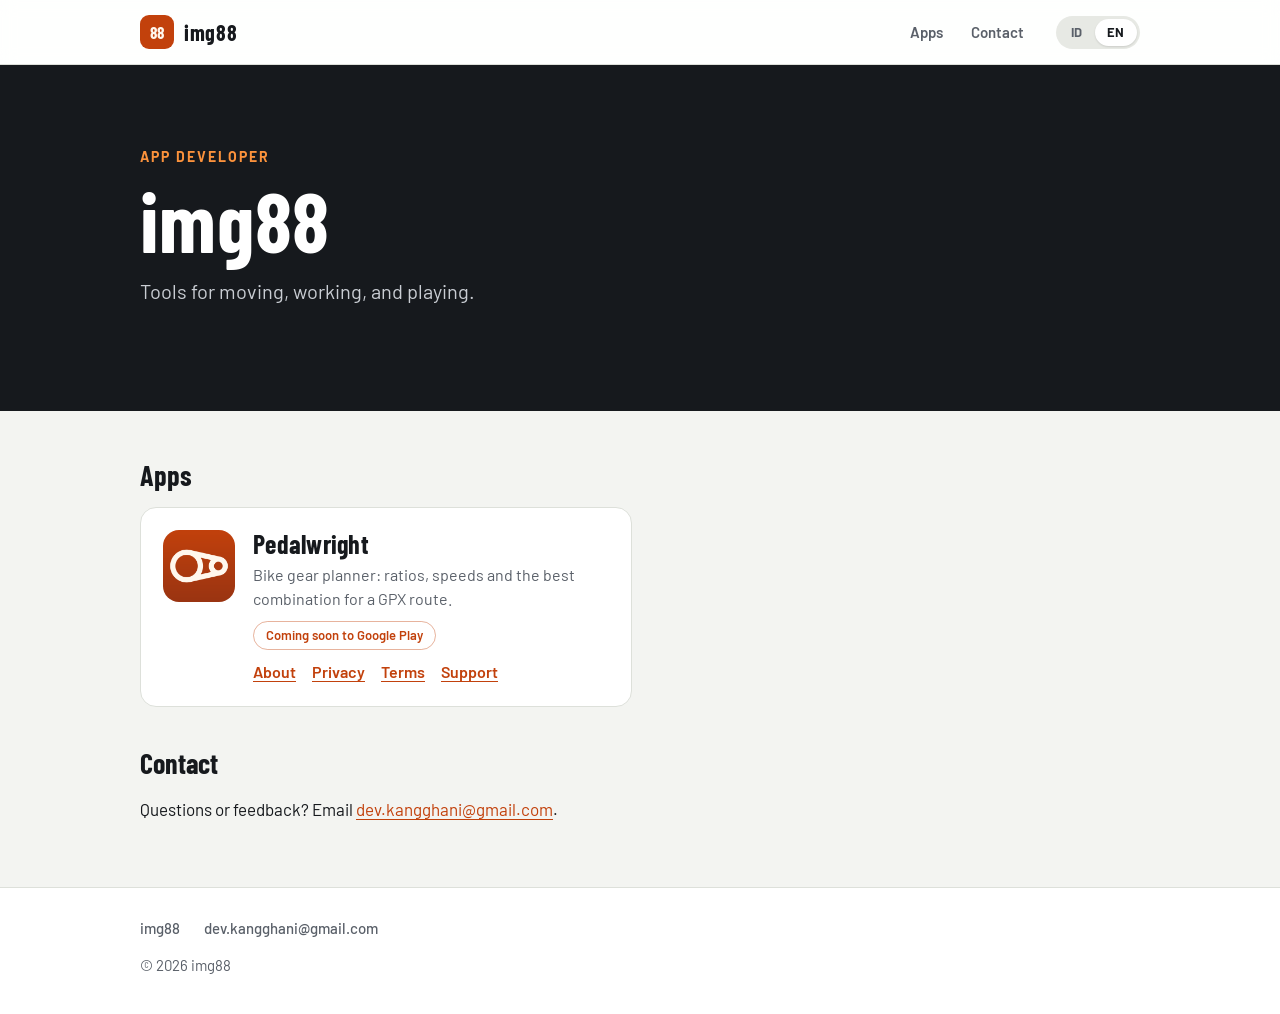
<file: index.html>
<!doctype html>
<html lang="en">
<head>
<meta charset="utf-8">
<meta name="viewport" content="width=device-width, initial-scale=1">
<title>img88: apps</title>
<meta name="description" content="Apps by img88.">
<meta name="theme-color" content="#16191D">
<link rel="icon" href="/assets/favicon.svg" type="image/svg+xml">
<link rel="canonical" href="https://apps.kangghani.com/">
<link rel="preload" href="/assets/fonts/Barlow-Regular.ttf" as="font" type="font/ttf" crossorigin>
<link rel="stylesheet" href="/assets/site.css">
<script src="/assets/site.js" defer></script>
</head>
<body class="home">
<header class="top">
  <div class="wrap bar">
    <a class="brand" href="/"><span class="mark" aria-hidden="true">88</span><span>img88</span></a>
    <nav aria-label="Main">
      <a href="/#apps"><span data-l="id">Aplikasi</span><span data-l="en">Apps</span></a>
      <a href="mailto:dev.kangghani@gmail.com"><span data-l="id">Kontak</span><span data-l="en">Contact</span></a>
    </nav>
    <div class="lang" role="group" aria-label="Language">
      <button type="button" data-set="id">ID</button><button type="button" data-set="en">EN</button>
    </div>
  </div>
</header>
<main>
  <section class="hero home-hero">
    <div class="wrap">
      <p class="eyebrow"><span data-l="id">Pengembang aplikasi</span><span data-l="en">App developer</span></p>
      <h1>img88</h1>
      <p class="lead"><span data-l="id">Tools untuk gerak, kerja, dan main.</span><span data-l="en">Tools for moving, working, and playing.</span></p>
    </div>
  </section>
  <section class="wrap apps" id="apps">
    <h2><span data-l="id">Aplikasi</span><span data-l="en">Apps</span></h2>
    <div class="app-grid">
    <article class="app-card">
      <img src="/pedalwright/icon.png" alt="" width="72" height="72">
      <div class="app-body">
        <h3><a href="/pedalwright/">Pedalwright</a></h3>
        <p><span data-l="id">Perencana gir sepeda: rasio, kecepatan, dan kombinasi terbaik untuk rute GPX.</span><span data-l="en">Bike gear planner: ratios, speeds and the best combination for a GPX route.</span></p>
        <p class="app-meta"><span class="badge"><span data-l="id">Segera di Google Play</span><span data-l="en">Coming soon to Google Play</span></span></p>
        <p class="app-links">
          <a href="/pedalwright/"><span data-l="id">Tentang</span><span data-l="en">About</span></a>
          <a href="/pedalwright/privacy/"><span data-l="id">Privasi</span><span data-l="en">Privacy</span></a>
          <a href="/pedalwright/terms/"><span data-l="id">Syarat</span><span data-l="en">Terms</span></a>
          <a href="/pedalwright/support/"><span data-l="id">Dukungan</span><span data-l="en">Support</span></a>
        </p>
      </div>
    </article>
    </div>
  </section>
  <section class="wrap contact">
    <h2><span data-l="id">Kontak</span><span data-l="en">Contact</span></h2>
    <p><span data-l="id">Pertanyaan atau masukan? Kirim email ke</span><span data-l="en">Questions or feedback? Email</span> <a href="mailto:dev.kangghani@gmail.com">dev.kangghani@gmail.com</a>.</p>
  </section>
</main>
<footer class="foot">
  <div class="wrap">
    <div class="foot-links">
      <a href="/">img88</a>
      
      <a href="mailto:dev.kangghani@gmail.com">dev.kangghani@gmail.com</a>
    </div>
    <p>&copy; 2026 img88</p>
  </div>
</footer>
</body>
</html>
</file>
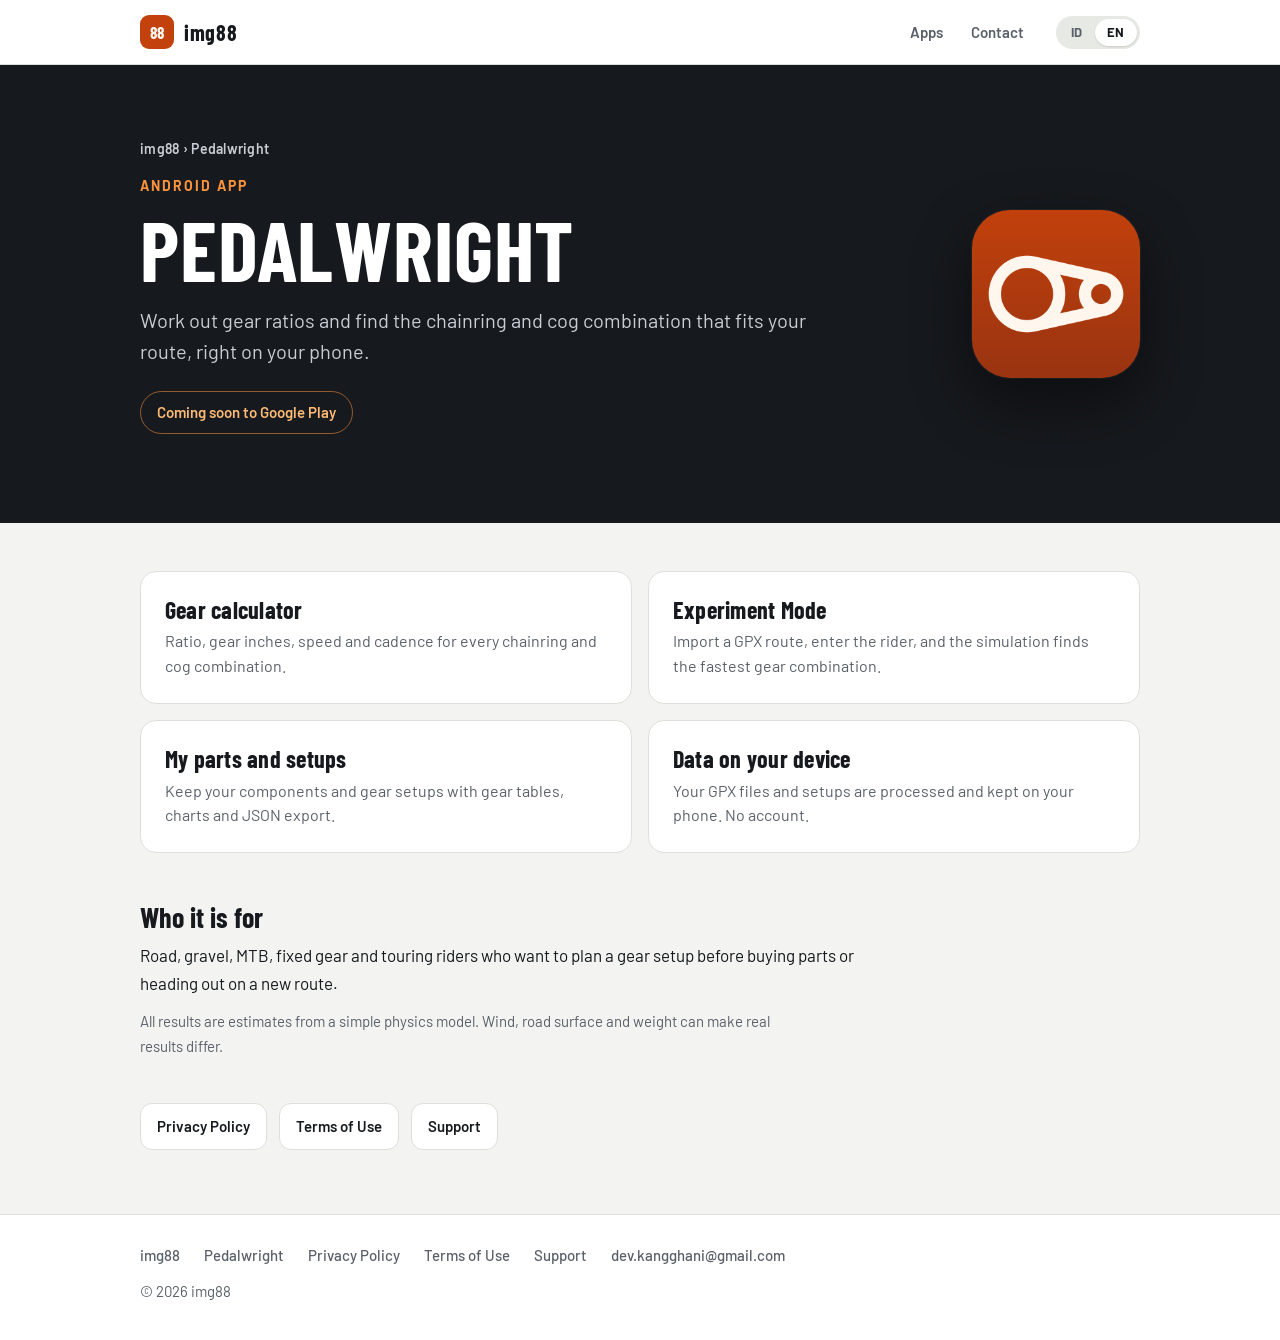
<file: pedalwright/index.html>
<!doctype html>
<html lang="en">
<head>
<meta charset="utf-8">
<meta name="viewport" content="width=device-width, initial-scale=1">
<title>Pedalwright: Bike Gear Planner</title>
<meta name="description" content="Calculate gear ratios and find the chainring and cog combination for a GPX route.">
<meta name="theme-color" content="#16191D">
<link rel="icon" href="/assets/favicon.svg" type="image/svg+xml">
<link rel="canonical" href="https://apps.kangghani.com/pedalwright/">
<link rel="preload" href="/assets/fonts/Barlow-Regular.ttf" as="font" type="font/ttf" crossorigin>
<link rel="stylesheet" href="/assets/site.css">
<script src="/assets/site.js" defer></script>
</head>
<body class="app">
<header class="top">
  <div class="wrap bar">
    <a class="brand" href="/"><span class="mark" aria-hidden="true">88</span><span>img88</span></a>
    <nav aria-label="Main">
      <a href="/#apps"><span data-l="id">Aplikasi</span><span data-l="en">Apps</span></a>
      <a href="mailto:dev.kangghani@gmail.com"><span data-l="id">Kontak</span><span data-l="en">Contact</span></a>
    </nav>
    <div class="lang" role="group" aria-label="Language">
      <button type="button" data-set="id">ID</button><button type="button" data-set="en">EN</button>
    </div>
  </div>
</header>
<main>
  <section class="hero">
    <div class="wrap hero-grid">
      <div>
        <p class="crumbs"><a href="/">img88</a> <span aria-hidden="true">›</span> Pedalwright</p>
        <p class="eyebrow"><span data-l="id">Aplikasi Android</span><span data-l="en">Android app</span></p>
        <h1>Pedalwright</h1>
        <p class="lead"><span data-l="id">Hitung rasio gir dan cari kombinasi chainring dan cog yang paling pas untuk rute Anda, langsung di ponsel.</span><span data-l="en">Work out gear ratios and find the chainring and cog combination that fits your route, right on your phone.</span></p>
        <p><span class="badge"><span data-l="id">Segera di Google Play</span><span data-l="en">Coming soon to Google Play</span></span></p>
      </div>
      <img class="hero-icon" src="/pedalwright/icon.png" alt="Pedalwright" width="168" height="168">
    </div>
  </section>
  <section class="wrap features" aria-label="Features">
    <article class="feature">
      <h3><span data-l="id">Kalkulator gir</span><span data-l="en">Gear calculator</span></h3>
      <p><span data-l="id">Rasio, gear inches, kecepatan, dan cadence untuk setiap kombinasi chainring dan cog.</span><span data-l="en">Ratio, gear inches, speed and cadence for every chainring and cog combination.</span></p>
    </article>
    <article class="feature">
      <h3><span data-l="id">Experiment Mode</span><span data-l="en">Experiment Mode</span></h3>
      <p><span data-l="id">Impor rute GPX, isi data pengendara, dan simulasi menunjukkan kombinasi gir tercepat.</span><span data-l="en">Import a GPX route, enter the rider, and the simulation finds the fastest gear combination.</span></p>
    </article>
    <article class="feature">
      <h3><span data-l="id">Part dan setup saya</span><span data-l="en">My parts and setups</span></h3>
      <p><span data-l="id">Simpan komponen dan setelan gir lengkap dengan tabel gir, grafik, dan ekspor JSON.</span><span data-l="en">Keep your components and gear setups with gear tables, charts and JSON export.</span></p>
    </article>
    <article class="feature">
      <h3><span data-l="id">Data di perangkat</span><span data-l="en">Data on your device</span></h3>
      <p><span data-l="id">File GPX dan setelan Anda diproses dan disimpan di ponsel. Tanpa akun.</span><span data-l="en">Your GPX files and setups are processed and kept on your phone. No account.</span></p>
    </article>
  </section>
  <section class="wrap who">
    <h2><span data-l="id">Untuk siapa</span><span data-l="en">Who it is for</span></h2>
    <p><span data-l="id">Pesepeda jalan raya, gravel, MTB, fixed gear, dan touring yang ingin merencanakan setelan gir sebelum membeli komponen atau berangkat ke rute baru.</span><span data-l="en">Road, gravel, MTB, fixed gear and touring riders who want to plan a gear setup before buying parts or heading out on a new route.</span></p>
    <p class="note"><span data-l="id">Semua hasil adalah perkiraan dari model fisika sederhana. Angin, permukaan jalan, dan berat bisa membuat hasil nyata berbeda.</span><span data-l="en">All results are estimates from a simple physics model. Wind, road surface and weight can make real results differ.</span></p>
  </section>
  <section class="wrap legal-links" aria-label="Legal">
    <a href="/pedalwright/privacy/"><span data-l="id">Kebijakan Privasi</span><span data-l="en">Privacy Policy</span></a>
    <a href="/pedalwright/terms/"><span data-l="id">Syarat Penggunaan</span><span data-l="en">Terms of Use</span></a>
    <a href="/pedalwright/support/"><span data-l="id">Dukungan</span><span data-l="en">Support</span></a>
  </section>
</main>
<footer class="foot">
  <div class="wrap">
    <div class="foot-links">
      <a href="/">img88</a>
      <a href="/pedalwright/">Pedalwright</a><a href="/pedalwright/privacy/"><span data-l="id">Kebijakan Privasi</span><span data-l="en">Privacy Policy</span></a><a href="/pedalwright/terms/"><span data-l="id">Syarat Penggunaan</span><span data-l="en">Terms of Use</span></a><a href="/pedalwright/support/"><span data-l="id">Dukungan</span><span data-l="en">Support</span></a>
      <a href="mailto:dev.kangghani@gmail.com">dev.kangghani@gmail.com</a>
    </div>
    <p>&copy; 2026 img88</p>
  </div>
</footer>
</body>
</html>
</file>
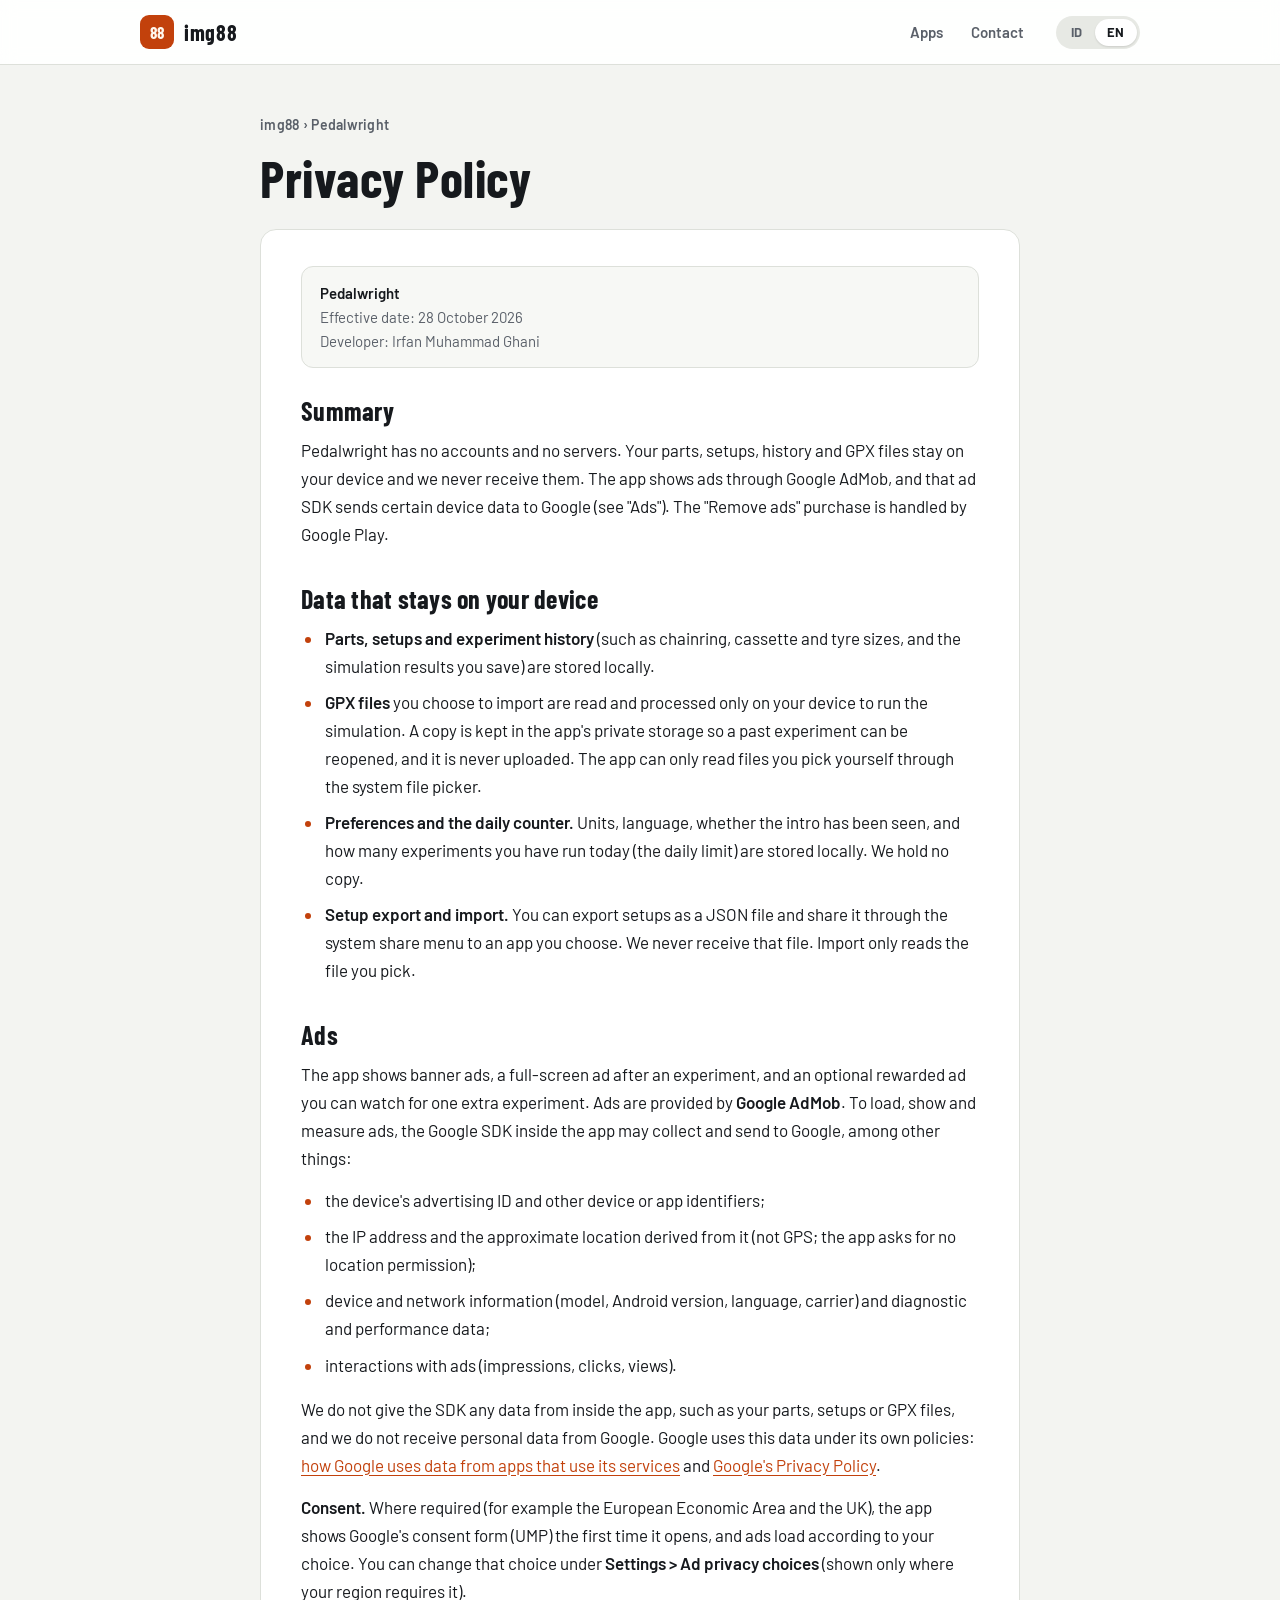
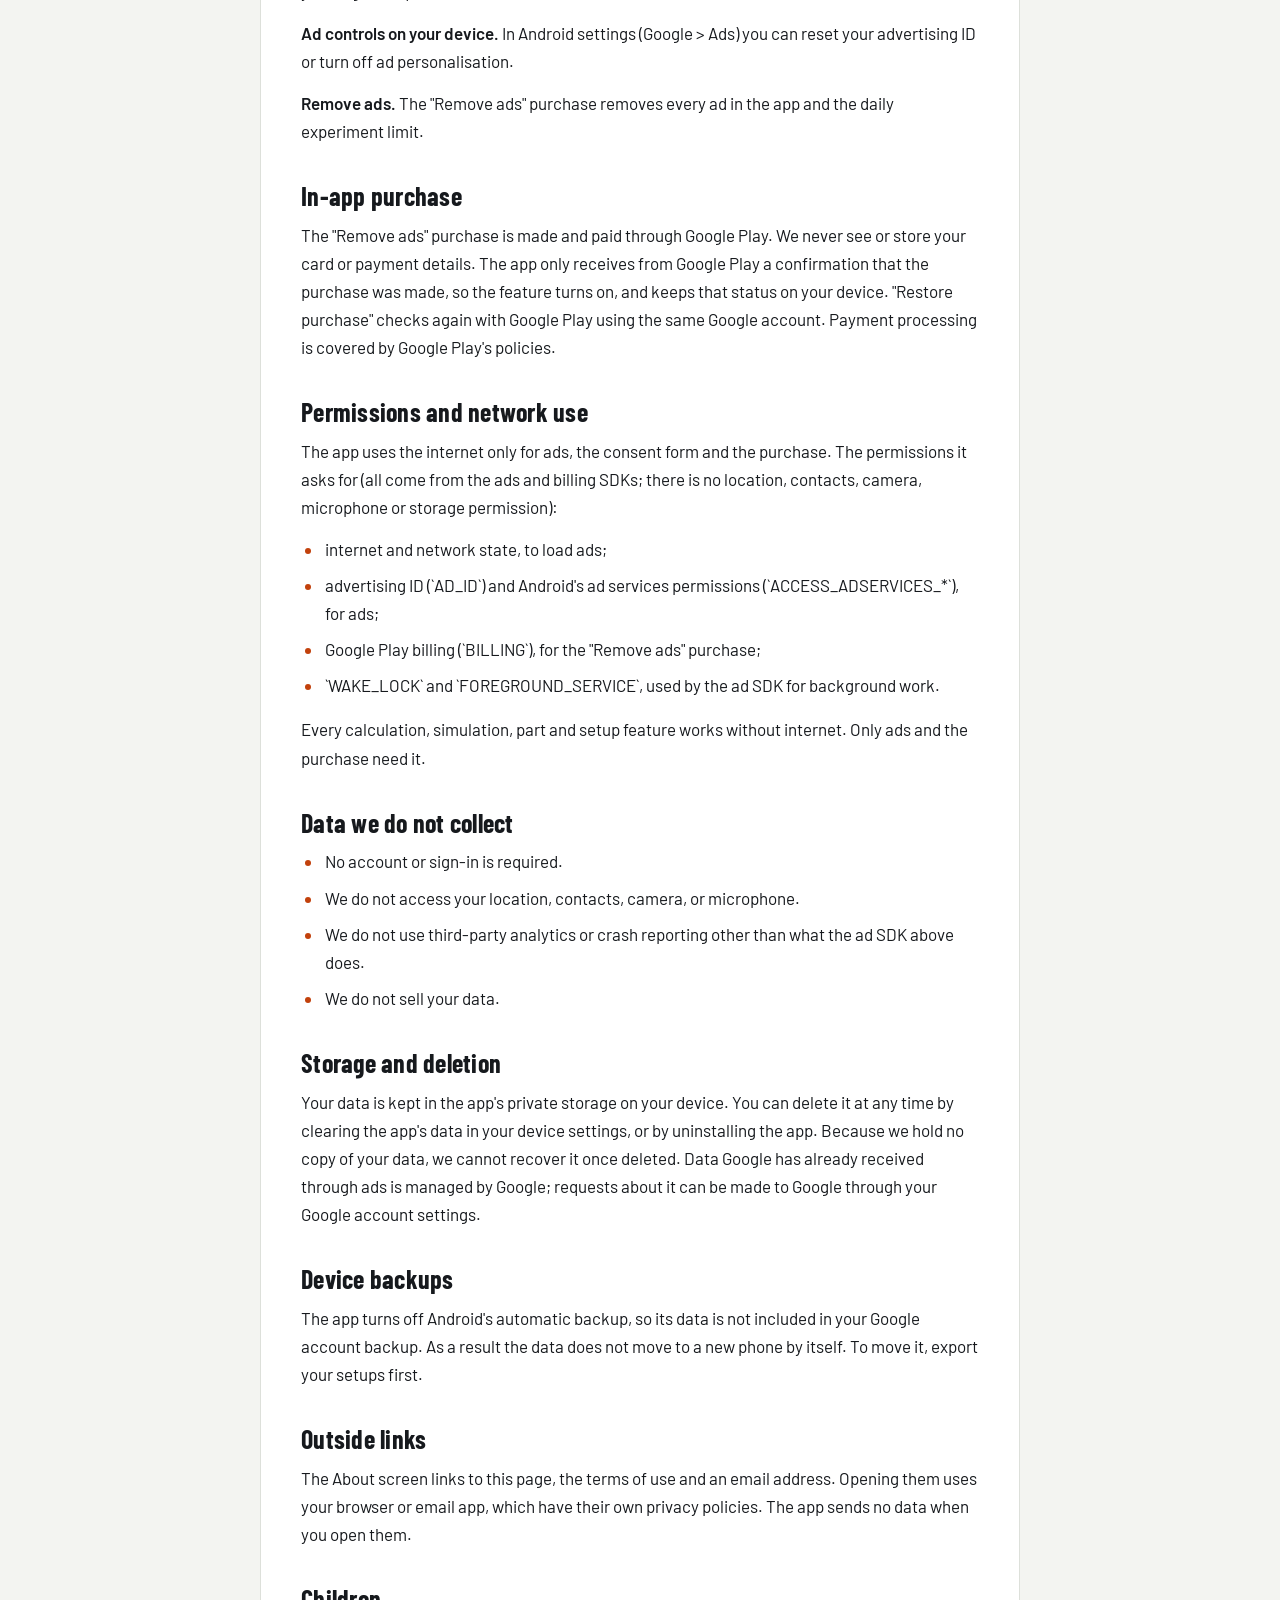
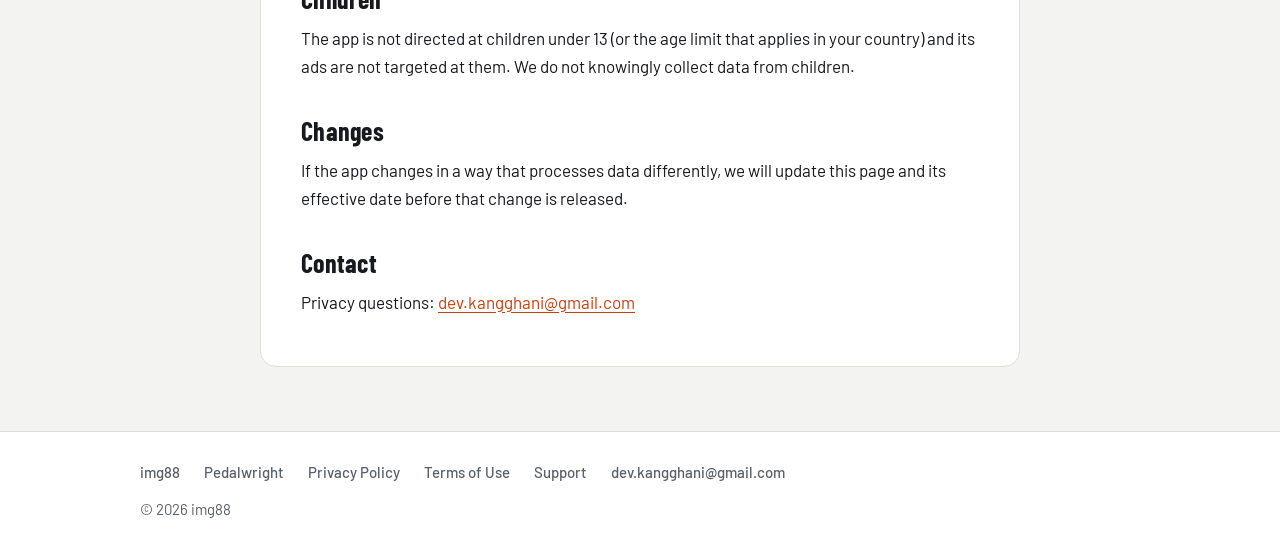
<file: pedalwright/privacy/index.html>
<!doctype html>
<html lang="en">
<head>
<meta charset="utf-8">
<meta name="viewport" content="width=device-width, initial-scale=1">
<title>Kebijakan Privasi · Privacy Policy | Pedalwright</title>
<meta name="description" content="What data Pedalwright processes and how your data is treated.">
<meta name="theme-color" content="#16191D">
<link rel="icon" href="/assets/favicon.svg" type="image/svg+xml">
<link rel="canonical" href="https://apps.kangghani.com/pedalwright/privacy/">
<link rel="preload" href="/assets/fonts/Barlow-Regular.ttf" as="font" type="font/ttf" crossorigin>
<link rel="stylesheet" href="/assets/site.css">
<script src="/assets/site.js" defer></script>
</head>
<body class="">
<header class="top">
  <div class="wrap bar">
    <a class="brand" href="/"><span class="mark" aria-hidden="true">88</span><span>img88</span></a>
    <nav aria-label="Main">
      <a href="/#apps"><span data-l="id">Aplikasi</span><span data-l="en">Apps</span></a>
      <a href="mailto:dev.kangghani@gmail.com"><span data-l="id">Kontak</span><span data-l="en">Contact</span></a>
    </nav>
    <div class="lang" role="group" aria-label="Language">
      <button type="button" data-set="id">ID</button><button type="button" data-set="en">EN</button>
    </div>
  </div>
</header>
<main class="wrap doc">
  <p class="crumbs"><a href="/">img88</a> <span aria-hidden="true">›</span> <a href="/pedalwright/">Pedalwright</a></p>
  <h1><span data-l="id">Kebijakan Privasi</span><span data-l="en">Privacy Policy</span></h1>
  <article class="card" data-l="id" lang="id">
<p class="meta"><strong>Pedalwright</strong><br>
Berlaku sejak: 28 Oktober 2026<br>
Pengembang: Irfan Muhammad Ghani</p>
<h2>Ringkasan</h2>
<p>Pedalwright tidak memakai akun dan tidak punya server. Part, setup, riwayat, dan file GPX Anda tetap di perangkat Anda dan tidak pernah kami terima. Aplikasi menampilkan iklan lewat Google AdMob, dan SDK iklan itu mengirim data perangkat tertentu ke Google (lihat bagian "Iklan"). Pembelian "Hapus iklan" diproses oleh Google Play.</p>
<h2>Data yang tetap di perangkat Anda</h2>
<ul>
<li><strong>Part, setup, dan riwayat eksperimen</strong> (misalnya ukuran chainring, cassette, ban, dan hasil simulasi yang Anda simpan) disimpan secara lokal.</li>
<li><strong>File GPX</strong> yang Anda pilih untuk diimpor dibaca dan diproses hanya di perangkat Anda untuk menghitung simulasi. Salinannya disimpan di penyimpanan pribadi aplikasi supaya riwayat eksperimen bisa dibuka lagi, dan tidak diunggah ke mana pun. Aplikasi hanya dapat membaca file yang Anda pilih sendiri melalui pemilih file sistem.</li>
<li><strong>Preferensi dan penghitung harian.</strong> Satuan, bahasa, status pengantar, serta jumlah eksperimen yang sudah Anda jalankan hari ini (batas harian) disimpan secara lokal. Kami tidak punya salinannya.</li>
<li><strong>Ekspor dan impor setup.</strong> Anda dapat mengekspor setup menjadi file JSON dan membagikannya lewat menu berbagi sistem ke aplikasi yang Anda pilih sendiri. Kami tidak menerima file itu. Impor hanya membaca file yang Anda pilih.</li>
</ul>
<h2>Iklan</h2>
<p>Aplikasi menampilkan iklan banner, iklan layar penuh setelah eksperimen, dan iklan hadiah (opsional) yang bisa Anda tonton untuk satu eksperimen tambahan. Iklan disediakan oleh <strong>Google AdMob</strong>. Agar iklan bisa dimuat, ditampilkan, dan diukur, SDK Google di dalam aplikasi dapat mengumpulkan dan mengirim ke Google, antara lain:</p>
<ul>
<li>ID iklan perangkat (Advertising ID) dan pengenal perangkat atau aplikasi lain;</li>
<li>alamat IP dan perkiraan lokasi yang diturunkan darinya (bukan lokasi GPS; aplikasi tidak meminta izin lokasi);</li>
<li>informasi perangkat dan jaringan (model, versi Android, bahasa, operator) serta data diagnostik dan kinerja;</li>
<li>interaksi dengan iklan (tayang, klik, ditonton).</li>
</ul>
<p>Kami tidak memberi SDK itu data dari dalam aplikasi, seperti part, setup, atau file GPX Anda, dan kami tidak menerima data pribadi dari Google. Google memakai data tersebut sesuai kebijakannya: <a href="https://policies.google.com/technologies/partner-sites">cara Google memakai data dari aplikasi yang memakai layanannya</a> dan <a href="https://policies.google.com/privacy">Kebijakan Privasi Google</a>.</p>
<p><strong>Persetujuan.</strong> Di wilayah yang mewajibkannya (misalnya Wilayah Ekonomi Eropa dan Inggris), aplikasi menampilkan formulir persetujuan Google (UMP) saat pertama dibuka, dan iklan dimuat sesuai pilihan Anda. Anda bisa mengubah pilihan itu lewat <strong>Pengaturan &gt; Pilihan privasi iklan</strong> (muncul hanya jika wilayah Anda mewajibkannya).</p>
<p><strong>Mengatur iklan di perangkat.</strong> Di pengaturan Android (Google &gt; Iklan) Anda bisa mereset ID iklan atau menonaktifkan personalisasi iklan.</p>
<p><strong>Hapus iklan.</strong> Pembelian "Hapus iklan" menghilangkan semua iklan di aplikasi dan batas eksperimen harian.</p>
<h2>Pembelian dalam aplikasi</h2>
<p>Pembelian "Hapus iklan" dilakukan dan dibayar lewat Google Play. Kami tidak melihat atau menyimpan data kartu atau pembayaran Anda. Aplikasi hanya menerima dari Google Play keterangan bahwa pembelian sudah dilakukan, supaya fitur itu aktif, dan menyimpan statusnya di perangkat Anda. Tombol "Pulihkan pembelian" memeriksa ulang ke Google Play dengan akun Google yang sama. Pemrosesan pembayaran diatur oleh kebijakan Google Play.</p>
<h2>Izin dan penggunaan jaringan</h2>
<p>Aplikasi memakai internet hanya untuk iklan, formulir persetujuan, dan pembelian. Izin yang diminta (semuanya berasal dari SDK iklan dan pembelian, tidak ada izin lokasi, kontak, kamera, mikrofon, atau penyimpanan):</p>
<ul>
<li>internet dan status jaringan, untuk memuat iklan;</li>
<li>ID iklan (`AD_ID`) dan izin layanan iklan Android (`ACCESS_ADSERVICES_*`), untuk iklan;</li>
<li>penagihan Google Play (`BILLING`), untuk pembelian "Hapus iklan";</li>
<li>`WAKE_LOCK` dan `FOREGROUND_SERVICE`, dipakai SDK iklan untuk tugas latar belakang.</li>
</ul>
<p>Semua fitur hitung, simulasi, part, dan setup tetap bekerja tanpa internet. Hanya iklan dan pembelian yang membutuhkannya.</p>
<h2>Data yang tidak kami kumpulkan</h2>
<ul>
<li>Kami tidak meminta akun atau login.</li>
<li>Kami tidak mengakses lokasi, kontak, kamera, atau mikrofon Anda.</li>
<li>Kami tidak memakai analitik atau pelaporan crash pihak ketiga selain yang ada pada SDK iklan di atas.</li>
<li>Kami tidak menjual data Anda.</li>
</ul>
<h2>Penyimpanan dan penghapusan</h2>
<p>Data Anda tersimpan di penyimpanan internal aplikasi di perangkat Anda. Anda dapat menghapusnya kapan saja dengan menghapus data aplikasi melalui pengaturan perangkat, atau mencopot aplikasi. Karena kami tidak memiliki salinan data Anda, kami tidak dapat memulihkannya setelah dihapus. Data yang sudah diterima Google lewat iklan dikelola oleh Google; permintaan terkait itu dapat diajukan ke Google melalui pengaturan akun Google Anda.</p>
<h2>Cadangan perangkat</h2>
<p>Aplikasi menonaktifkan cadangan otomatis Android, jadi datanya tidak ikut dalam cadangan akun Google Anda. Akibatnya, data tidak ikut pindah ke ponsel baru. Untuk memindahkannya, ekspor setup Anda lebih dulu.</p>
<h2>Tautan keluar</h2>
<p>Di layar Tentang ada tautan ke halaman ini, ke syarat penggunaan, dan ke alamat email. Membukanya memakai peramban atau aplikasi email Anda, yang punya kebijakan privasinya sendiri. Aplikasi tidak mengirim data apa pun saat Anda membukanya.</p>
<h2>Anak-anak</h2>
<p>Aplikasi ini tidak ditujukan untuk anak-anak di bawah 13 tahun (atau batas usia yang berlaku di negara Anda) dan iklannya tidak ditargetkan kepada mereka. Kami tidak dengan sengaja mengumpulkan data dari anak-anak.</p>
<h2>Perubahan kebijakan</h2>
<p>Jika aplikasi berubah sehingga memproses data dengan cara lain, kami akan memperbarui halaman ini dan tanggal berlakunya sebelum perubahan itu dirilis.</p>
<h2>Kontak</h2>
<p>Pertanyaan tentang privasi: <a href="mailto:dev.kangghani@gmail.com">dev.kangghani@gmail.com</a></p>
  </article>
  <article class="card" data-l="en" lang="en">
<p class="meta"><strong>Pedalwright</strong><br>
Effective date: 28 October 2026<br>
Developer: Irfan Muhammad Ghani</p>
<h2>Summary</h2>
<p>Pedalwright has no accounts and no servers. Your parts, setups, history and GPX files stay on your device and we never receive them. The app shows ads through Google AdMob, and that ad SDK sends certain device data to Google (see "Ads"). The "Remove ads" purchase is handled by Google Play.</p>
<h2>Data that stays on your device</h2>
<ul>
<li><strong>Parts, setups and experiment history</strong> (such as chainring, cassette and tyre sizes, and the simulation results you save) are stored locally.</li>
<li><strong>GPX files</strong> you choose to import are read and processed only on your device to run the simulation. A copy is kept in the app's private storage so a past experiment can be reopened, and it is never uploaded. The app can only read files you pick yourself through the system file picker.</li>
<li><strong>Preferences and the daily counter.</strong> Units, language, whether the intro has been seen, and how many experiments you have run today (the daily limit) are stored locally. We hold no copy.</li>
<li><strong>Setup export and import.</strong> You can export setups as a JSON file and share it through the system share menu to an app you choose. We never receive that file. Import only reads the file you pick.</li>
</ul>
<h2>Ads</h2>
<p>The app shows banner ads, a full-screen ad after an experiment, and an optional rewarded ad you can watch for one extra experiment. Ads are provided by <strong>Google AdMob</strong>. To load, show and measure ads, the Google SDK inside the app may collect and send to Google, among other things:</p>
<ul>
<li>the device's advertising ID and other device or app identifiers;</li>
<li>the IP address and the approximate location derived from it (not GPS; the app asks for no location permission);</li>
<li>device and network information (model, Android version, language, carrier) and diagnostic and performance data;</li>
<li>interactions with ads (impressions, clicks, views).</li>
</ul>
<p>We do not give the SDK any data from inside the app, such as your parts, setups or GPX files, and we do not receive personal data from Google. Google uses this data under its own policies: <a href="https://policies.google.com/technologies/partner-sites">how Google uses data from apps that use its services</a> and <a href="https://policies.google.com/privacy">Google's Privacy Policy</a>.</p>
<p><strong>Consent.</strong> Where required (for example the European Economic Area and the UK), the app shows Google's consent form (UMP) the first time it opens, and ads load according to your choice. You can change that choice under <strong>Settings &gt; Ad privacy choices</strong> (shown only where your region requires it).</p>
<p><strong>Ad controls on your device.</strong> In Android settings (Google &gt; Ads) you can reset your advertising ID or turn off ad personalisation.</p>
<p><strong>Remove ads.</strong> The "Remove ads" purchase removes every ad in the app and the daily experiment limit.</p>
<h2>In-app purchase</h2>
<p>The "Remove ads" purchase is made and paid through Google Play. We never see or store your card or payment details. The app only receives from Google Play a confirmation that the purchase was made, so the feature turns on, and keeps that status on your device. "Restore purchase" checks again with Google Play using the same Google account. Payment processing is covered by Google Play's policies.</p>
<h2>Permissions and network use</h2>
<p>The app uses the internet only for ads, the consent form and the purchase. The permissions it asks for (all come from the ads and billing SDKs; there is no location, contacts, camera, microphone or storage permission):</p>
<ul>
<li>internet and network state, to load ads;</li>
<li>advertising ID (`AD_ID`) and Android's ad services permissions (`ACCESS_ADSERVICES_*`), for ads;</li>
<li>Google Play billing (`BILLING`), for the "Remove ads" purchase;</li>
<li>`WAKE_LOCK` and `FOREGROUND_SERVICE`, used by the ad SDK for background work.</li>
</ul>
<p>Every calculation, simulation, part and setup feature works without internet. Only ads and the purchase need it.</p>
<h2>Data we do not collect</h2>
<ul>
<li>No account or sign-in is required.</li>
<li>We do not access your location, contacts, camera, or microphone.</li>
<li>We do not use third-party analytics or crash reporting other than what the ad SDK above does.</li>
<li>We do not sell your data.</li>
</ul>
<h2>Storage and deletion</h2>
<p>Your data is kept in the app's private storage on your device. You can delete it at any time by clearing the app's data in your device settings, or by uninstalling the app. Because we hold no copy of your data, we cannot recover it once deleted. Data Google has already received through ads is managed by Google; requests about it can be made to Google through your Google account settings.</p>
<h2>Device backups</h2>
<p>The app turns off Android's automatic backup, so its data is not included in your Google account backup. As a result the data does not move to a new phone by itself. To move it, export your setups first.</p>
<h2>Outside links</h2>
<p>The About screen links to this page, the terms of use and an email address. Opening them uses your browser or email app, which have their own privacy policies. The app sends no data when you open them.</p>
<h2>Children</h2>
<p>The app is not directed at children under 13 (or the age limit that applies in your country) and its ads are not targeted at them. We do not knowingly collect data from children.</p>
<h2>Changes</h2>
<p>If the app changes in a way that processes data differently, we will update this page and its effective date before that change is released.</p>
<h2>Contact</h2>
<p>Privacy questions: <a href="mailto:dev.kangghani@gmail.com">dev.kangghani@gmail.com</a></p>
  </article>
</main>
<footer class="foot">
  <div class="wrap">
    <div class="foot-links">
      <a href="/">img88</a>
      <a href="/pedalwright/">Pedalwright</a><a href="/pedalwright/privacy/"><span data-l="id">Kebijakan Privasi</span><span data-l="en">Privacy Policy</span></a><a href="/pedalwright/terms/"><span data-l="id">Syarat Penggunaan</span><span data-l="en">Terms of Use</span></a><a href="/pedalwright/support/"><span data-l="id">Dukungan</span><span data-l="en">Support</span></a>
      <a href="mailto:dev.kangghani@gmail.com">dev.kangghani@gmail.com</a>
    </div>
    <p>&copy; 2026 img88</p>
  </div>
</footer>
</body>
</html>
</file>
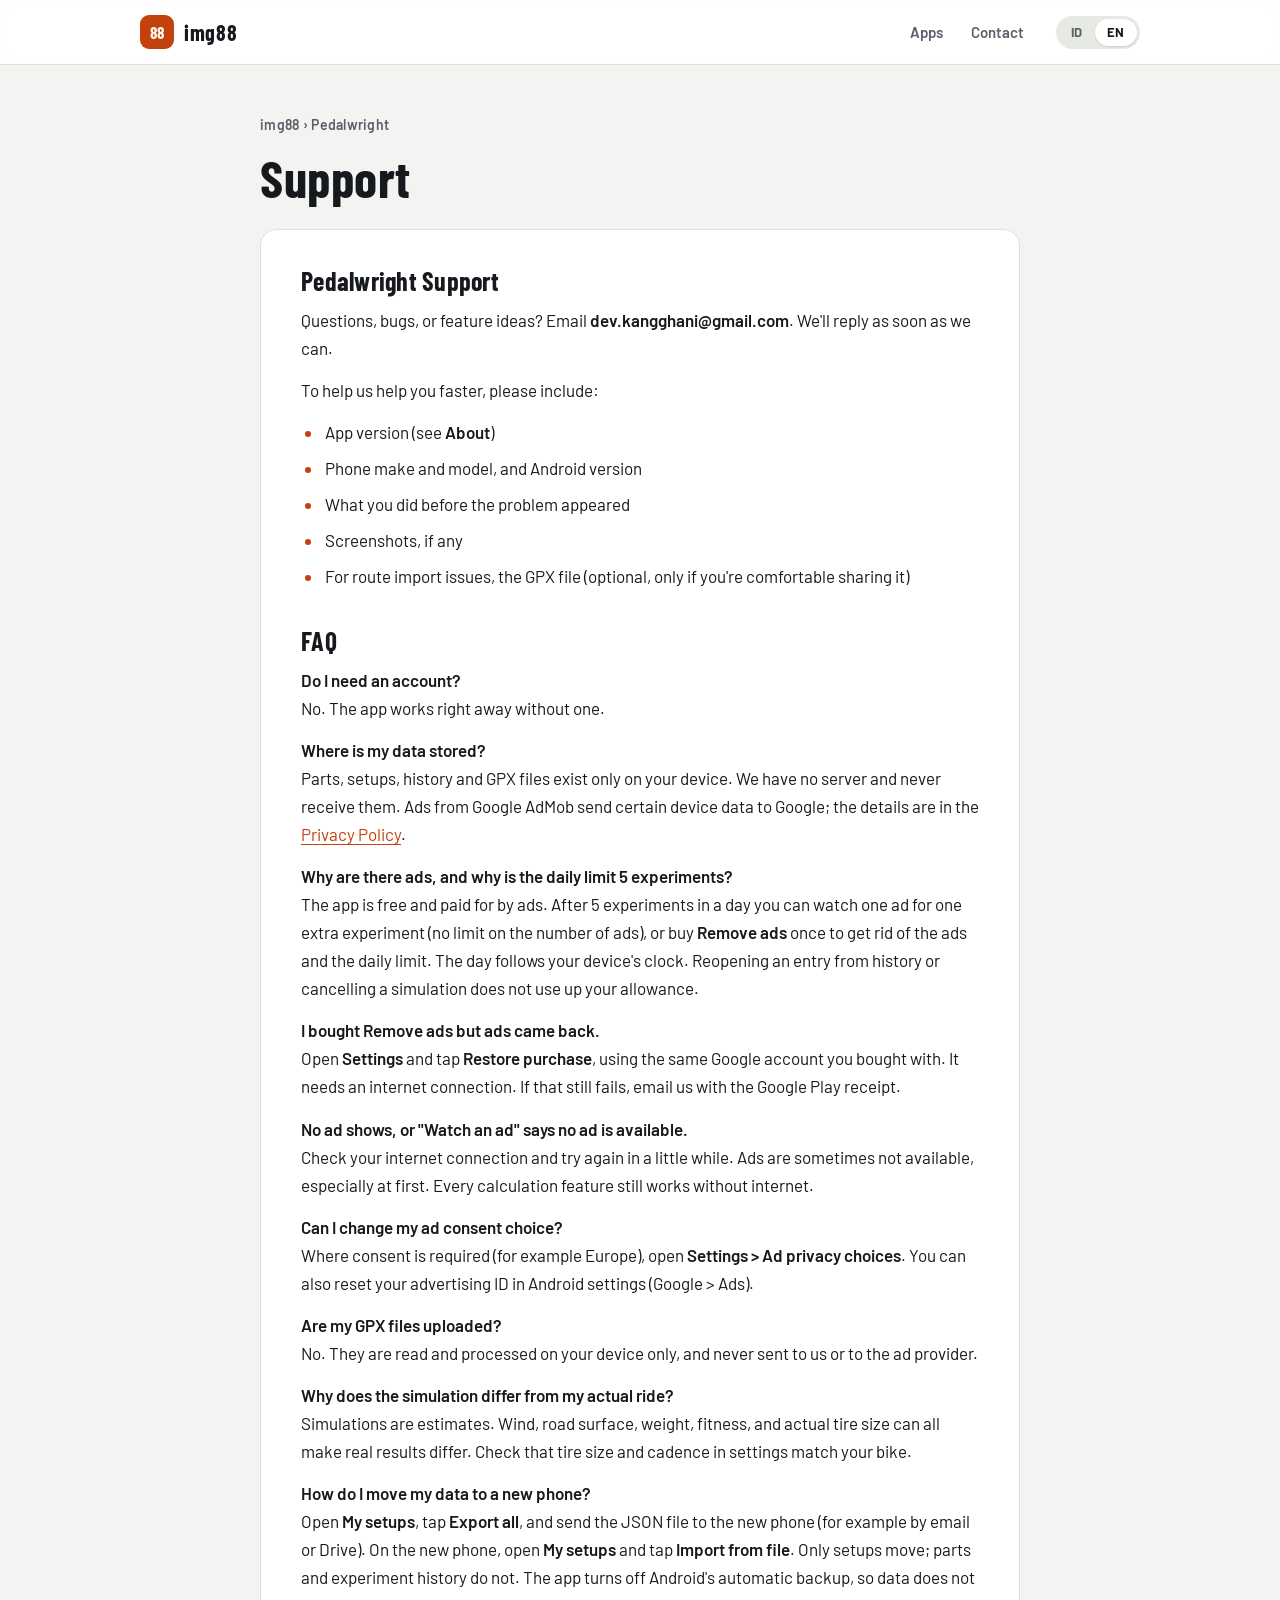
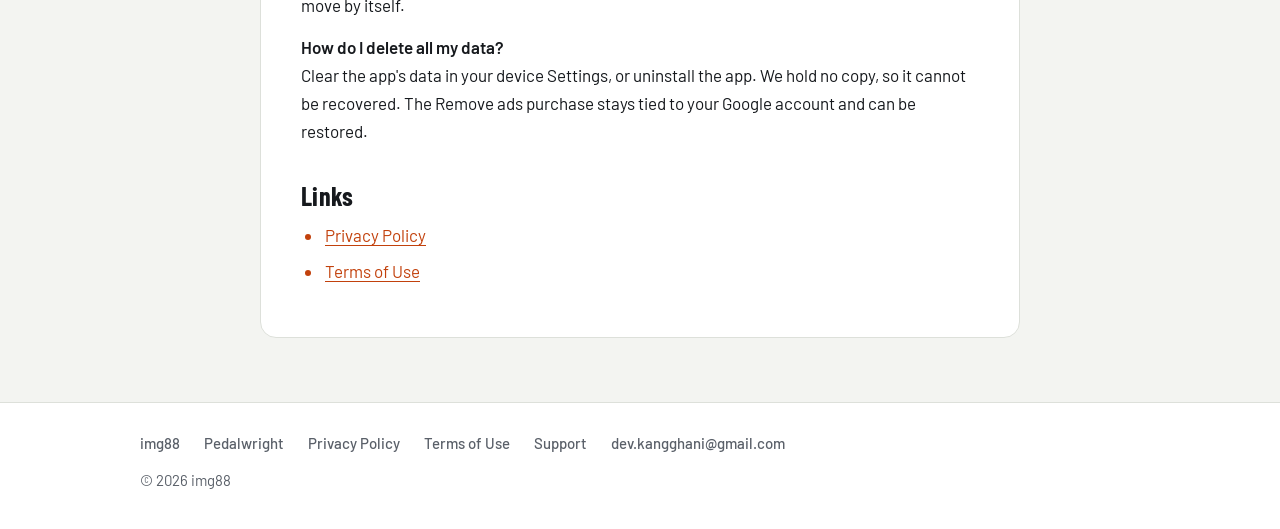
<file: pedalwright/support/index.html>
<!doctype html>
<html lang="en">
<head>
<meta charset="utf-8">
<meta name="viewport" content="width=device-width, initial-scale=1">
<title>Dukungan · Support | Pedalwright</title>
<meta name="description" content="Help, frequently asked questions, and how to reach the developer of Pedalwright.">
<meta name="theme-color" content="#16191D">
<link rel="icon" href="/assets/favicon.svg" type="image/svg+xml">
<link rel="canonical" href="https://apps.kangghani.com/pedalwright/support/">
<link rel="preload" href="/assets/fonts/Barlow-Regular.ttf" as="font" type="font/ttf" crossorigin>
<link rel="stylesheet" href="/assets/site.css">
<script src="/assets/site.js" defer></script>
</head>
<body class="">
<header class="top">
  <div class="wrap bar">
    <a class="brand" href="/"><span class="mark" aria-hidden="true">88</span><span>img88</span></a>
    <nav aria-label="Main">
      <a href="/#apps"><span data-l="id">Aplikasi</span><span data-l="en">Apps</span></a>
      <a href="mailto:dev.kangghani@gmail.com"><span data-l="id">Kontak</span><span data-l="en">Contact</span></a>
    </nav>
    <div class="lang" role="group" aria-label="Language">
      <button type="button" data-set="id">ID</button><button type="button" data-set="en">EN</button>
    </div>
  </div>
</header>
<main class="wrap doc">
  <p class="crumbs"><a href="/">img88</a> <span aria-hidden="true">›</span> <a href="/pedalwright/">Pedalwright</a></p>
  <h1><span data-l="id">Dukungan</span><span data-l="en">Support</span></h1>
  <article class="card" data-l="id" lang="id">
<h2>Bantuan Pedalwright</h2>
<p>Ada pertanyaan, menemukan bug, atau punya ide fitur? Kirim email ke <strong>dev.kangghani@gmail.com</strong>. Kami usahakan membalas secepatnya.</p>
<p>Agar kami bisa membantu lebih cepat, sertakan:</p>
<ul>
<li>Versi aplikasi (lihat menu <strong>Tentang</strong>)</li>
<li>Merek dan model ponsel, serta versi Android</li>
<li>Langkah yang Anda lakukan sebelum masalah muncul</li>
<li>Tangkapan layar, jika ada</li>
<li>Jika masalahnya terkait impor rute, lampirkan file GPX-nya (opsional, hanya jika Anda bersedia)</li>
</ul>
<h2>Pertanyaan umum</h2>
<p><strong>Apakah saya perlu membuat akun?</strong><br>
Tidak. Aplikasi bisa langsung dipakai tanpa akun.</p>
<p><strong>Di mana data saya disimpan?</strong><br>
Part, setup, riwayat, dan file GPX hanya ada di perangkat Anda. Kami tidak punya server dan tidak menerima data itu. Iklan dari Google AdMob mengirim data perangkat tertentu ke Google; rinciannya ada di <a href="https://apps.kangghani.com/pedalwright/privacy/">Kebijakan Privasi</a>.</p>
<p><strong>Kenapa ada iklan, dan kenapa eksperimen dibatasi 5 per hari?</strong><br>
Aplikasi gratis dan dibiayai iklan. Setelah 5 eksperimen dalam sehari, Anda bisa menonton satu iklan untuk satu eksperimen tambahan (tanpa batas jumlah iklan), atau membeli <strong>Hapus iklan</strong> sekali saja untuk menghilangkan iklan dan batas harian. Hari dihitung menurut jam perangkat. Menjalankan ulang riwayat atau membatalkan simulasi tidak mengurangi jatah.</p>
<p><strong>Saya sudah membeli Hapus iklan tetapi iklan muncul lagi.</strong><br>
Buka <strong>Pengaturan</strong> lalu ketuk <strong>Pulihkan pembelian</strong>, dengan akun Google yang sama dengan yang dipakai membeli. Perlu koneksi internet. Jika masih gagal, kirim email beserta bukti pembelian dari Google Play.</p>
<p><strong>Iklan tidak muncul atau tombol "Tonton iklan" bilang iklan belum tersedia.</strong><br>
Periksa koneksi internet lalu coba lagi beberapa saat kemudian. Iklan kadang belum tersedia, terutama di awal. Semua fitur hitung tetap bisa dipakai tanpa internet.</p>
<p><strong>Bisakah saya mengubah pilihan persetujuan iklan?</strong><br>
Di wilayah yang mewajibkan persetujuan (misalnya Eropa), buka <strong>Pengaturan &gt; Pilihan privasi iklan</strong>. Anda juga bisa mereset ID iklan di pengaturan Android (Google &gt; Iklan).</p>
<p><strong>Apakah file GPX saya diunggah?</strong><br>
Tidak. File dibaca dan diproses di perangkat Anda saja, dan tidak pernah dikirim ke kami maupun ke penyedia iklan.</p>
<p><strong>Kenapa hasil simulasi berbeda dengan perjalanan saya?</strong><br>
Hasil simulasi adalah perkiraan. Angin, permukaan jalan, berat, kondisi fisik, dan ukuran ban sebenarnya bisa membuat hasil nyata berbeda. Pastikan ukuran ban dan irama kayuh di pengaturan sesuai sepeda Anda.</p>
<p><strong>Bagaimana memindahkan data ke ponsel baru?</strong><br>
Buka <strong>Setup saya</strong>, ketuk <strong>Ekspor semua</strong>, lalu kirim file JSON-nya ke ponsel baru (misalnya lewat email atau Drive). Di ponsel baru, buka <strong>Setup saya</strong> dan ketuk <strong>Impor dari file</strong>. Yang ikut pindah hanya setup; part dan riwayat eksperimen tidak. Aplikasi menonaktifkan cadangan otomatis Android, jadi data tidak pindah sendiri.</p>
<p><strong>Bagaimana menghapus semua data?</strong><br>
Hapus data aplikasi di Pengaturan perangkat, atau copot aplikasi. Kami tidak punya salinannya, jadi data tidak bisa dipulihkan. Pembelian Hapus iklan tetap terikat pada akun Google Anda dan bisa dipulihkan.</p>
<h2>Tautan</h2>
<ul>
<li><a href="https://apps.kangghani.com/pedalwright/privacy/">Kebijakan Privasi</a></li>
<li><a href="https://apps.kangghani.com/pedalwright/terms/">Syarat Penggunaan</a></li>
</ul>
  </article>
  <article class="card" data-l="en" lang="en">
<h2>Pedalwright Support</h2>
<p>Questions, bugs, or feature ideas? Email <strong>dev.kangghani@gmail.com</strong>. We'll reply as soon as we can.</p>
<p>To help us help you faster, please include:</p>
<ul>
<li>App version (see <strong>About</strong>)</li>
<li>Phone make and model, and Android version</li>
<li>What you did before the problem appeared</li>
<li>Screenshots, if any</li>
<li>For route import issues, the GPX file (optional, only if you're comfortable sharing it)</li>
</ul>
<h2>FAQ</h2>
<p><strong>Do I need an account?</strong><br>
No. The app works right away without one.</p>
<p><strong>Where is my data stored?</strong><br>
Parts, setups, history and GPX files exist only on your device. We have no server and never receive them. Ads from Google AdMob send certain device data to Google; the details are in the <a href="https://apps.kangghani.com/pedalwright/privacy/">Privacy Policy</a>.</p>
<p><strong>Why are there ads, and why is the daily limit 5 experiments?</strong><br>
The app is free and paid for by ads. After 5 experiments in a day you can watch one ad for one extra experiment (no limit on the number of ads), or buy <strong>Remove ads</strong> once to get rid of the ads and the daily limit. The day follows your device's clock. Reopening an entry from history or cancelling a simulation does not use up your allowance.</p>
<p><strong>I bought Remove ads but ads came back.</strong><br>
Open <strong>Settings</strong> and tap <strong>Restore purchase</strong>, using the same Google account you bought with. It needs an internet connection. If that still fails, email us with the Google Play receipt.</p>
<p><strong>No ad shows, or "Watch an ad" says no ad is available.</strong><br>
Check your internet connection and try again in a little while. Ads are sometimes not available, especially at first. Every calculation feature still works without internet.</p>
<p><strong>Can I change my ad consent choice?</strong><br>
Where consent is required (for example Europe), open <strong>Settings &gt; Ad privacy choices</strong>. You can also reset your advertising ID in Android settings (Google &gt; Ads).</p>
<p><strong>Are my GPX files uploaded?</strong><br>
No. They are read and processed on your device only, and never sent to us or to the ad provider.</p>
<p><strong>Why does the simulation differ from my actual ride?</strong><br>
Simulations are estimates. Wind, road surface, weight, fitness, and actual tire size can all make real results differ. Check that tire size and cadence in settings match your bike.</p>
<p><strong>How do I move my data to a new phone?</strong><br>
Open <strong>My setups</strong>, tap <strong>Export all</strong>, and send the JSON file to the new phone (for example by email or Drive). On the new phone, open <strong>My setups</strong> and tap <strong>Import from file</strong>. Only setups move; parts and experiment history do not. The app turns off Android's automatic backup, so data does not move by itself.</p>
<p><strong>How do I delete all my data?</strong><br>
Clear the app's data in your device Settings, or uninstall the app. We hold no copy, so it cannot be recovered. The Remove ads purchase stays tied to your Google account and can be restored.</p>
<h2>Links</h2>
<ul>
<li><a href="https://apps.kangghani.com/pedalwright/privacy/">Privacy Policy</a></li>
<li><a href="https://apps.kangghani.com/pedalwright/terms/">Terms of Use</a></li>
</ul>
  </article>
</main>
<footer class="foot">
  <div class="wrap">
    <div class="foot-links">
      <a href="/">img88</a>
      <a href="/pedalwright/">Pedalwright</a><a href="/pedalwright/privacy/"><span data-l="id">Kebijakan Privasi</span><span data-l="en">Privacy Policy</span></a><a href="/pedalwright/terms/"><span data-l="id">Syarat Penggunaan</span><span data-l="en">Terms of Use</span></a><a href="/pedalwright/support/"><span data-l="id">Dukungan</span><span data-l="en">Support</span></a>
      <a href="mailto:dev.kangghani@gmail.com">dev.kangghani@gmail.com</a>
    </div>
    <p>&copy; 2026 img88</p>
  </div>
</footer>
</body>
</html>
</file>
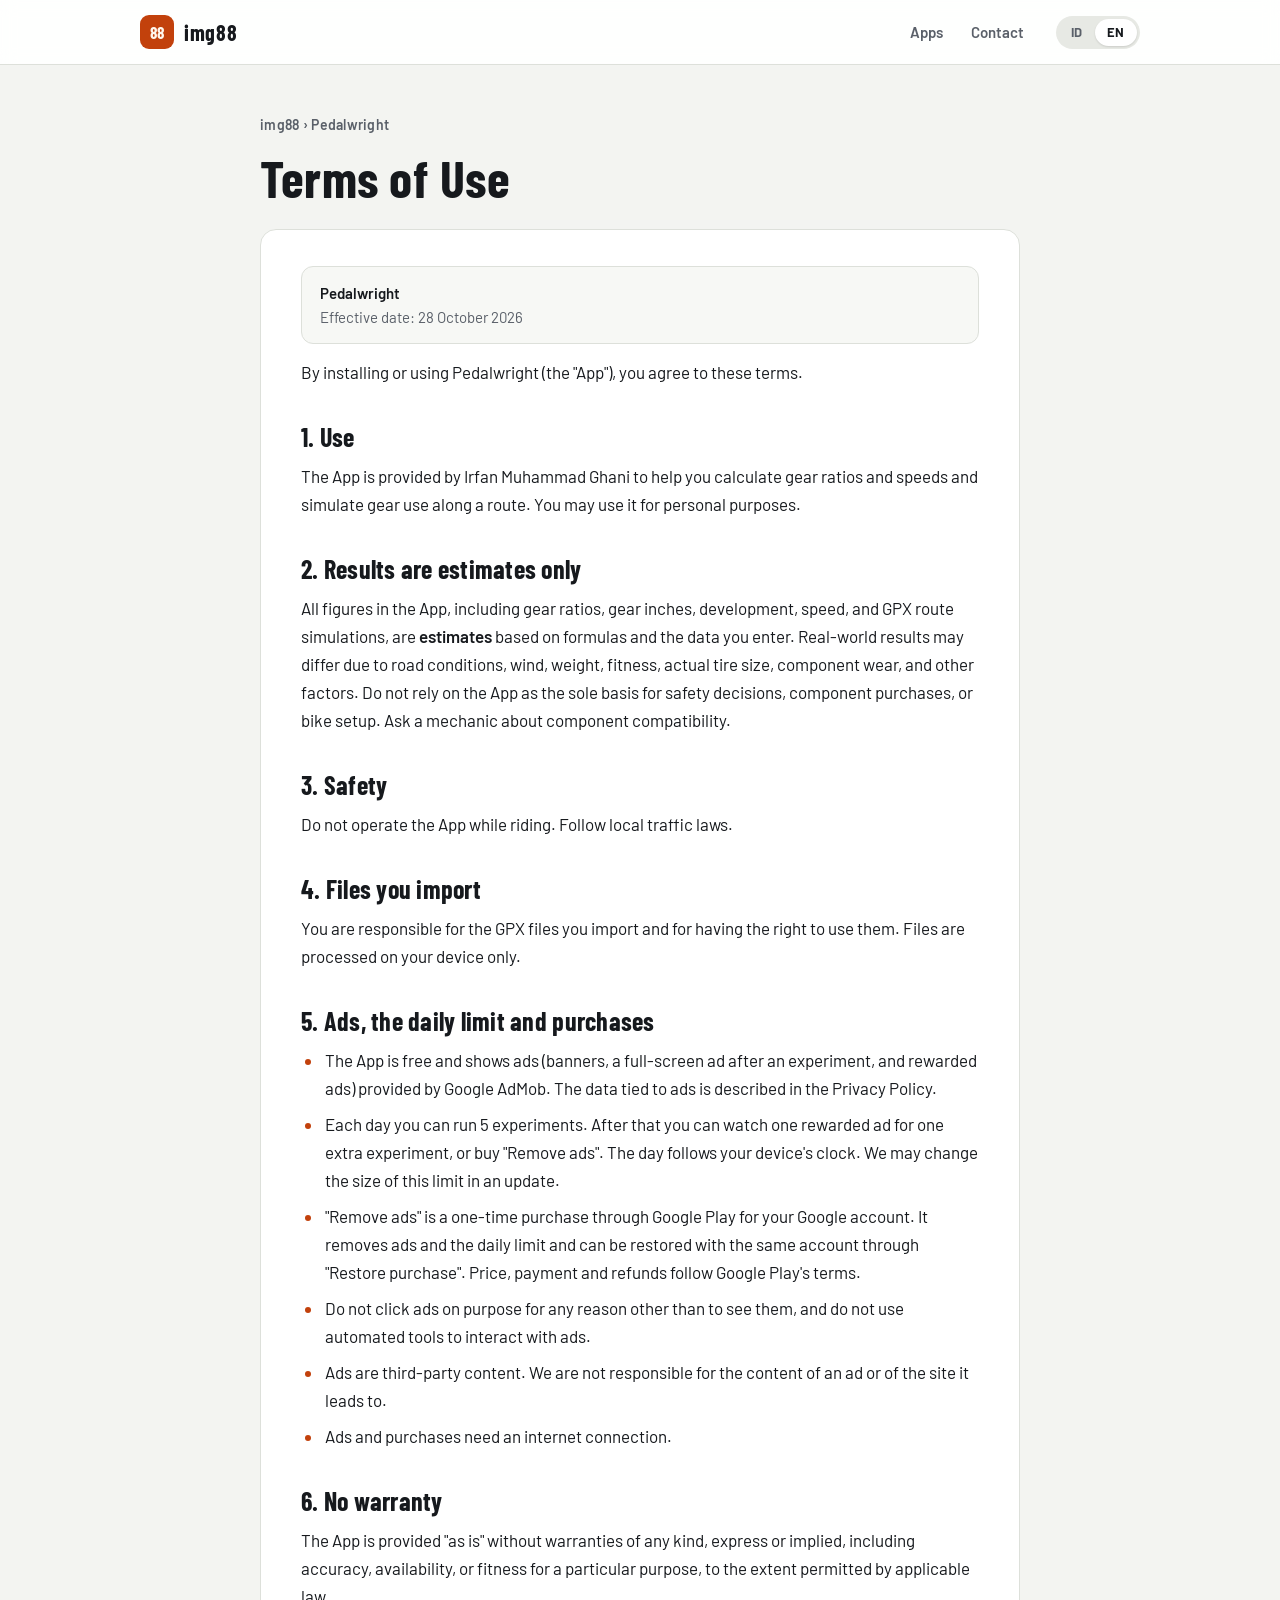
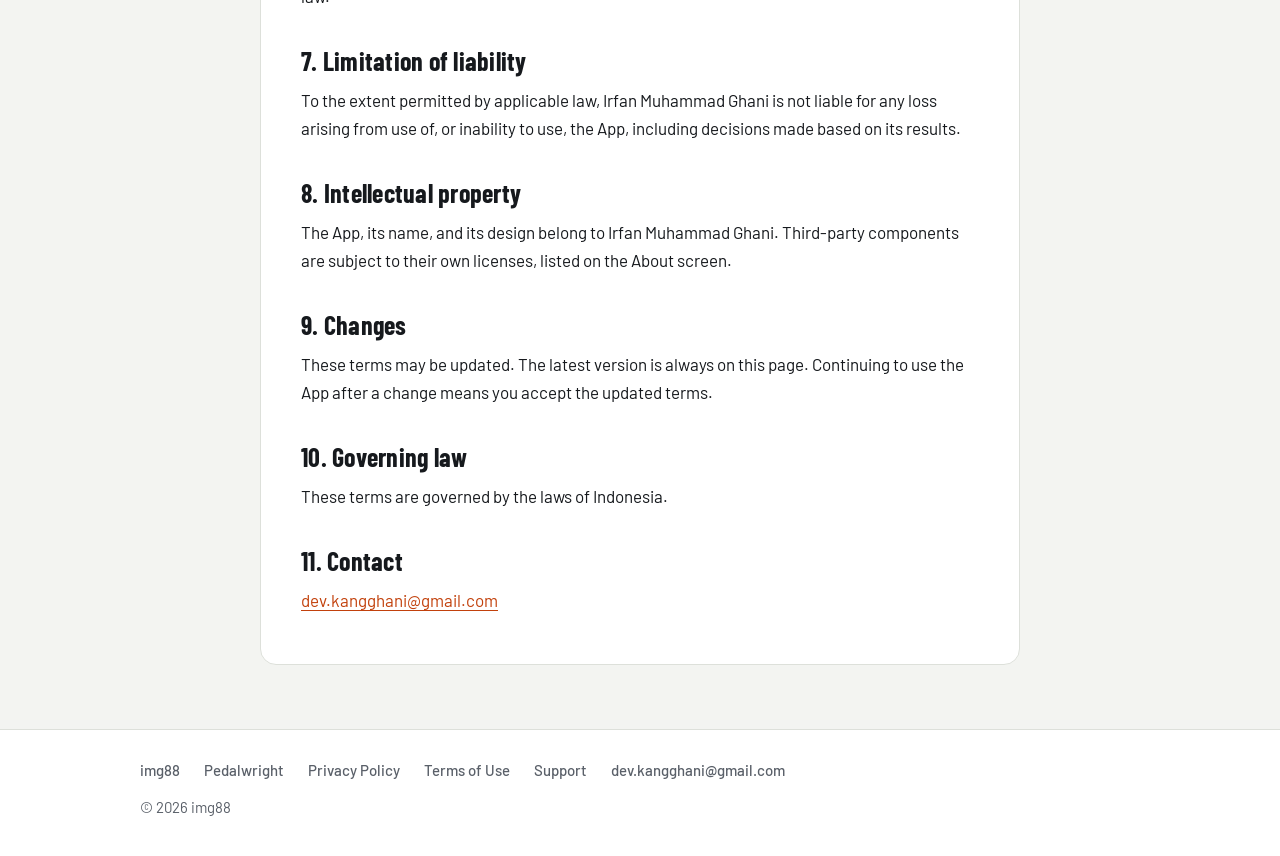
<file: pedalwright/terms/index.html>
<!doctype html>
<html lang="en">
<head>
<meta charset="utf-8">
<meta name="viewport" content="width=device-width, initial-scale=1">
<title>Syarat Penggunaan · Terms of Use | Pedalwright</title>
<meta name="description" content="The terms for using the Pedalwright app.">
<meta name="theme-color" content="#16191D">
<link rel="icon" href="/assets/favicon.svg" type="image/svg+xml">
<link rel="canonical" href="https://apps.kangghani.com/pedalwright/terms/">
<link rel="preload" href="/assets/fonts/Barlow-Regular.ttf" as="font" type="font/ttf" crossorigin>
<link rel="stylesheet" href="/assets/site.css">
<script src="/assets/site.js" defer></script>
</head>
<body class="">
<header class="top">
  <div class="wrap bar">
    <a class="brand" href="/"><span class="mark" aria-hidden="true">88</span><span>img88</span></a>
    <nav aria-label="Main">
      <a href="/#apps"><span data-l="id">Aplikasi</span><span data-l="en">Apps</span></a>
      <a href="mailto:dev.kangghani@gmail.com"><span data-l="id">Kontak</span><span data-l="en">Contact</span></a>
    </nav>
    <div class="lang" role="group" aria-label="Language">
      <button type="button" data-set="id">ID</button><button type="button" data-set="en">EN</button>
    </div>
  </div>
</header>
<main class="wrap doc">
  <p class="crumbs"><a href="/">img88</a> <span aria-hidden="true">›</span> <a href="/pedalwright/">Pedalwright</a></p>
  <h1><span data-l="id">Syarat Penggunaan</span><span data-l="en">Terms of Use</span></h1>
  <article class="card" data-l="id" lang="id">
<p class="meta"><strong>Pedalwright</strong><br>
Berlaku sejak: 28 Oktober 2026</p>
<p>Dengan memasang atau menggunakan Pedalwright ("Aplikasi"), Anda menyetujui syarat berikut.</p>
<h2>1. Penggunaan</h2>
<p>Aplikasi disediakan oleh Irfan Muhammad Ghani untuk membantu Anda menghitung rasio gir, kecepatan, dan mensimulasikan pemakaian gir pada rute. Anda boleh memakainya untuk keperluan pribadi.</p>
<h2>2. Hasil hanya estimasi</h2>
<p>Semua angka di Aplikasi, termasuk rasio gir, gear inches, development, kecepatan, dan hasil simulasi rute GPX, adalah <strong>perkiraan</strong> berdasarkan rumus dan data yang Anda masukkan. Hasil nyata dapat berbeda karena kondisi jalan, angin, berat, kondisi fisik, ukuran ban sebenarnya, keausan komponen, dan faktor lain. Jangan menjadikan Aplikasi satu-satunya dasar untuk keputusan yang menyangkut keselamatan, pembelian komponen, atau pemasangan sepeda. Konsultasikan dengan mekanik untuk kompatibilitas komponen.</p>
<h2>3. Keselamatan</h2>
<p>Jangan mengoperasikan Aplikasi saat bersepeda. Patuhi peraturan lalu lintas setempat.</p>
<h2>4. File yang Anda impor</h2>
<p>Anda bertanggung jawab atas file GPX yang Anda impor dan memastikan Anda berhak memakainya. File diproses di perangkat Anda saja.</p>
<h2>5. Iklan, batas harian, dan pembelian</h2>
<ul>
<li>Aplikasi gratis dan menampilkan iklan (banner, iklan layar penuh setelah eksperimen, dan iklan hadiah) yang disediakan oleh Google AdMob. Data yang terkait iklan dijelaskan di Kebijakan Privasi.</li>
<li>Setiap hari Anda dapat menjalankan 5 eksperimen. Setelah itu Anda dapat menonton satu iklan hadiah untuk satu eksperimen tambahan, atau membeli "Hapus iklan". Hari dihitung menurut jam perangkat. Kami dapat mengubah jumlah batas ini dalam pembaruan.</li>
<li>"Hapus iklan" adalah pembelian satu kali lewat Google Play untuk akun Google Anda. Pembelian ini menghapus iklan dan batas harian dan dapat dipulihkan dengan akun yang sama lewat "Pulihkan pembelian". Harga, pembayaran, dan pengembalian dana mengikuti ketentuan Google Play.</li>
<li>Jangan mengklik iklan dengan sengaja untuk tujuan selain melihatnya, dan jangan memakai alat otomatis untuk berinteraksi dengan iklan.</li>
<li>Iklan adalah konten pihak ketiga. Kami tidak bertanggung jawab atas isi iklan atau situs yang dituju iklan itu.</li>
<li>Layanan iklan dan pembelian membutuhkan koneksi internet.</li>
</ul>
<h2>6. Tanpa jaminan</h2>
<p>Aplikasi disediakan "sebagaimana adanya" tanpa jaminan apa pun, tersurat maupun tersirat, termasuk soal ketepatan, ketersediaan, atau kesesuaian untuk tujuan tertentu, sejauh diizinkan oleh hukum yang berlaku.</p>
<h2>7. Batasan tanggung jawab</h2>
<p>Sejauh diizinkan oleh hukum yang berlaku, Irfan Muhammad Ghani tidak bertanggung jawab atas kerugian yang timbul dari penggunaan atau ketidakmampuan menggunakan Aplikasi, termasuk keputusan yang diambil berdasarkan hasil perhitungannya.</p>
<h2>8. Kekayaan intelektual</h2>
<p>Aplikasi, nama, dan tampilannya milik Irfan Muhammad Ghani. Komponen pihak ketiga tunduk pada lisensinya masing-masing, yang tercantum di layar Tentang.</p>
<h2>9. Perubahan</h2>
<p>Syarat ini dapat diperbarui. Versi terbaru selalu tersedia di halaman ini. Dengan terus memakai Aplikasi setelah perubahan, Anda menyetujui syarat yang baru.</p>
<h2>10. Hukum yang berlaku</h2>
<p>Syarat ini diatur oleh hukum Indonesia.</p>
<h2>11. Kontak</h2>
<p><a href="mailto:dev.kangghani@gmail.com">dev.kangghani@gmail.com</a></p>
  </article>
  <article class="card" data-l="en" lang="en">
<p class="meta"><strong>Pedalwright</strong><br>
Effective date: 28 October 2026</p>
<p>By installing or using Pedalwright (the "App"), you agree to these terms.</p>
<h2>1. Use</h2>
<p>The App is provided by Irfan Muhammad Ghani to help you calculate gear ratios and speeds and simulate gear use along a route. You may use it for personal purposes.</p>
<h2>2. Results are estimates only</h2>
<p>All figures in the App, including gear ratios, gear inches, development, speed, and GPX route simulations, are <strong>estimates</strong> based on formulas and the data you enter. Real-world results may differ due to road conditions, wind, weight, fitness, actual tire size, component wear, and other factors. Do not rely on the App as the sole basis for safety decisions, component purchases, or bike setup. Ask a mechanic about component compatibility.</p>
<h2>3. Safety</h2>
<p>Do not operate the App while riding. Follow local traffic laws.</p>
<h2>4. Files you import</h2>
<p>You are responsible for the GPX files you import and for having the right to use them. Files are processed on your device only.</p>
<h2>5. Ads, the daily limit and purchases</h2>
<ul>
<li>The App is free and shows ads (banners, a full-screen ad after an experiment, and rewarded ads) provided by Google AdMob. The data tied to ads is described in the Privacy Policy.</li>
<li>Each day you can run 5 experiments. After that you can watch one rewarded ad for one extra experiment, or buy "Remove ads". The day follows your device's clock. We may change the size of this limit in an update.</li>
<li>"Remove ads" is a one-time purchase through Google Play for your Google account. It removes ads and the daily limit and can be restored with the same account through "Restore purchase". Price, payment and refunds follow Google Play's terms.</li>
<li>Do not click ads on purpose for any reason other than to see them, and do not use automated tools to interact with ads.</li>
<li>Ads are third-party content. We are not responsible for the content of an ad or of the site it leads to.</li>
<li>Ads and purchases need an internet connection.</li>
</ul>
<h2>6. No warranty</h2>
<p>The App is provided "as is" without warranties of any kind, express or implied, including accuracy, availability, or fitness for a particular purpose, to the extent permitted by applicable law.</p>
<h2>7. Limitation of liability</h2>
<p>To the extent permitted by applicable law, Irfan Muhammad Ghani is not liable for any loss arising from use of, or inability to use, the App, including decisions made based on its results.</p>
<h2>8. Intellectual property</h2>
<p>The App, its name, and its design belong to Irfan Muhammad Ghani. Third-party components are subject to their own licenses, listed on the About screen.</p>
<h2>9. Changes</h2>
<p>These terms may be updated. The latest version is always on this page. Continuing to use the App after a change means you accept the updated terms.</p>
<h2>10. Governing law</h2>
<p>These terms are governed by the laws of Indonesia.</p>
<h2>11. Contact</h2>
<p><a href="mailto:dev.kangghani@gmail.com">dev.kangghani@gmail.com</a></p>
  </article>
</main>
<footer class="foot">
  <div class="wrap">
    <div class="foot-links">
      <a href="/">img88</a>
      <a href="/pedalwright/">Pedalwright</a><a href="/pedalwright/privacy/"><span data-l="id">Kebijakan Privasi</span><span data-l="en">Privacy Policy</span></a><a href="/pedalwright/terms/"><span data-l="id">Syarat Penggunaan</span><span data-l="en">Terms of Use</span></a><a href="/pedalwright/support/"><span data-l="id">Dukungan</span><span data-l="en">Support</span></a>
      <a href="mailto:dev.kangghani@gmail.com">dev.kangghani@gmail.com</a>
    </div>
    <p>&copy; 2026 img88</p>
  </div>
</footer>
</body>
</html>
</file>
<file: assets/site.css>
@font-face { font-family: "Barlow"; font-weight: 400; font-display: swap; src: url("/assets/fonts/Barlow-Regular.ttf") format("truetype"); }
@font-face { font-family: "Barlow"; font-weight: 500; font-display: swap; src: url("/assets/fonts/Barlow-Medium.ttf") format("truetype"); }
@font-face { font-family: "Barlow"; font-weight: 600; font-display: swap; src: url("/assets/fonts/Barlow-SemiBold.ttf") format("truetype"); }
@font-face { font-family: "Barlow"; font-weight: 700; font-display: swap; src: url("/assets/fonts/Barlow-Bold.ttf") format("truetype"); }
@font-face { font-family: "Barlow Condensed"; font-weight: 700; font-display: swap; src: url("/assets/fonts/BarlowCondensed-Bold.ttf") format("truetype"); }

:root {
  --bg: #F3F4F1;
  --card: #FFFFFF;
  --border: #DDE0DA;
  --text: #16191D;
  --muted: #5A6069;
  --accent: #C2410C;
  --accent-dark: #9A3412;
  --accent-soft: #FFEDD5;
  --accent-bright: #FB923C;
  --dark: #16191D;
  --dark-2: #23282E;
  --on-dark: #C9CDD3;
  --soft: #F7F8F5;
  --radius: 16px;
  --body: "Barlow", system-ui, -apple-system, "Segoe UI", Roboto, sans-serif;
  --display: "Barlow Condensed", "Barlow", system-ui, sans-serif;
}

* { box-sizing: border-box; }
html { -webkit-text-size-adjust: 100%; }
body {
  margin: 0;
  background: var(--bg);
  color: var(--text);
  font: 400 17px/1.65 var(--body);
  -webkit-font-smoothing: antialiased;
}

/* Language: both stay visible until the script picks one. */
html[data-lang="id"] [data-l="en"],
html[data-lang="en"] [data-l="id"] { display: none; }

a { color: var(--accent); text-underline-offset: 3px; }
a:hover { color: var(--accent-dark); }
a:focus-visible, button:focus-visible { outline: 3px solid var(--accent-bright); outline-offset: 2px; border-radius: 6px; }

.wrap { width: 100%; max-width: 1040px; margin: 0 auto; padding: 0 20px; }

/* Top bar */
.top { position: sticky; top: 0; z-index: 10; background: rgba(255,255,255,.92); backdrop-filter: blur(8px); border-bottom: 1px solid var(--border); }
.bar { display: flex; align-items: center; gap: 20px; min-height: 64px; }
.brand { display: flex; align-items: center; gap: 10px; color: var(--text); text-decoration: none; font: 700 22px/1 var(--display); letter-spacing: .03em; text-transform: uppercase; margin-right: auto; }
.brand { text-transform: none; }
.brand .mark { display: grid; place-items: center; width: 34px; height: 34px; border-radius: 9px; background: var(--accent); color: #FFF7ED; font: 700 17px/1 var(--display); letter-spacing: .02em; }
.bar nav { display: flex; gap: 4px; }
.bar nav a { padding: 8px 12px; border-radius: 10px; color: var(--muted); text-decoration: none; font-weight: 600; font-size: 15px; }
.bar nav a:hover { background: var(--soft); color: var(--text); }
.bar nav a[aria-current="page"] { color: var(--accent); background: var(--accent-soft); }
.lang { display: inline-flex; background: #E7E9E4; border-radius: 999px; padding: 3px; }
.lang button { border: 0; background: transparent; color: var(--muted); font: 700 13px/1 var(--body); letter-spacing: .04em; padding: 7px 12px; border-radius: 999px; cursor: pointer; }
.lang button[aria-pressed="true"] { background: var(--card); color: var(--text); box-shadow: 0 1px 2px rgba(0,0,0,.12); }

/* Landing */
.hero { background: var(--dark); color: #fff; }
.hero-grid { display: grid; grid-template-columns: 1fr auto; align-items: center; gap: 40px; padding-top: 72px; padding-bottom: 72px; }
.eyebrow { margin: 0 0 12px; color: var(--accent-bright); font-weight: 700; font-size: 14px; letter-spacing: .14em; text-transform: uppercase; }
.hero h1 { margin: 0 0 16px; font: 700 clamp(48px, 9vw, 84px)/.95 var(--display); letter-spacing: .01em; text-transform: uppercase; }
.lead { margin: 0 0 24px; max-width: 34em; color: var(--on-dark); font-size: 20px; line-height: 1.55; }
.badge { display: inline-block; padding: 8px 16px; border: 1px solid rgba(251,146,60,.55); border-radius: 999px; color: #FDBA74; font-weight: 600; font-size: 15px; }
.hero-icon { border-radius: 38px; box-shadow: 0 24px 60px rgba(0,0,0,.45), 0 0 0 1px rgba(255,255,255,.06); display: block; }

.features { display: grid; grid-template-columns: repeat(2, 1fr); gap: 16px; padding-top: 48px; padding-bottom: 8px; }
.feature { background: var(--card); border: 1px solid var(--border); border-radius: var(--radius); padding: 24px; }
.feature h3 { margin: 0 0 6px; font: 700 24px/1.15 var(--display); letter-spacing: .01em; }
.feature p { margin: 0; color: var(--muted); font-size: 16px; line-height: 1.55; }

.who { padding-top: 40px; padding-bottom: 32px; }
.who h2 { margin: 0 0 8px; font: 700 28px/1.15 var(--display); }
.who p { margin: 0 0 12px; max-width: 44em; }
.who .note { color: var(--muted); font-size: 15px; }

/* Home */
.home-hero .wrap { padding-top: 80px; padding-bottom: 80px; }
.home-hero h1 { font-size: clamp(48px, 9vw, 84px); text-transform: none; }
.apps { padding-top: 48px; }
.apps h2, .contact h2 { margin: 0 0 16px; font: 700 28px/1.15 var(--display); }
.app-grid { display: grid; grid-template-columns: repeat(auto-fill, minmax(360px, 1fr)); gap: 16px; }
.app-card { display: flex; gap: 18px; background: var(--card); border: 1px solid var(--border); border-radius: var(--radius); padding: 22px; }
.app-card img { border-radius: 16px; flex: none; align-self: flex-start; }
.app-body h3 { margin: 0 0 4px; font: 700 26px/1.1 var(--display); letter-spacing: .01em; }
.app-body h3 a { color: var(--text); text-decoration: none; }
.app-body h3 a:hover { color: var(--accent); }
.app-body p { margin: 0 0 10px; color: var(--muted); font-size: 16px; line-height: 1.5; }
.app-meta .badge { border-color: rgba(194,65,12,.4); color: var(--accent); font-size: 13px; padding: 4px 12px; }
.app-links { display: flex; flex-wrap: wrap; gap: 4px 16px; margin-bottom: 0 !important; font-size: 15px; font-weight: 600; }
.contact { padding-top: 40px; padding-bottom: 64px; }
.contact p { margin: 0; max-width: 44em; }
.crumbs { margin: 0 0 14px; font-size: 14px; font-weight: 600; letter-spacing: .02em; color: var(--muted); }
.crumbs a { color: var(--muted); text-decoration: none; }
.crumbs a:hover { color: var(--accent); text-decoration: underline; }
.hero .crumbs, .hero .crumbs a { color: var(--on-dark); }
.legal-links { display: flex; flex-wrap: wrap; gap: 10px 12px; padding-bottom: 64px; }
.legal-links a { padding: 10px 16px; background: var(--card); border: 1px solid var(--border); border-radius: 12px; color: var(--text); text-decoration: none; font-weight: 600; font-size: 15px; }
.legal-links a:hover { border-color: var(--accent); color: var(--accent); }

/* Documents */
.doc { max-width: 800px; padding-top: 48px; padding-bottom: 64px; }
.doc h1 { margin: 0 0 24px; font: 700 clamp(36px, 7vw, 52px)/1.05 var(--display); letter-spacing: .01em; }
.card { background: var(--card); border: 1px solid var(--border); border-radius: var(--radius); padding: 36px 40px; }
.card > h2:first-child { margin-top: 0; }
.card .meta + h2 { margin-top: 28px; }
.card h2 { margin: 36px 0 10px; font: 700 26px/1.15 var(--display); letter-spacing: .01em; }
.card p { margin: 0 0 14px; }
.card ul { margin: 0 0 16px; padding-left: 22px; }
.card li { margin: 0 0 8px; padding-left: 2px; }
.card li::marker { color: var(--accent); }
.card strong { font-weight: 600; }
.meta { background: var(--soft); border: 1px solid var(--border); border-radius: 12px; padding: 14px 18px; color: var(--muted); font-size: 15px; line-height: 1.6; }
.meta strong { color: var(--text); }

/* Footer */
.foot { border-top: 1px solid var(--border); background: var(--card); padding: 28px 0 36px; color: var(--muted); font-size: 15px; }
.foot-links { display: flex; flex-wrap: wrap; gap: 8px 24px; margin-bottom: 12px; }
.foot-links a { color: var(--muted); text-decoration: none; font-weight: 500; }
.foot-links a:hover { color: var(--accent); text-decoration: underline; }
.foot p { margin: 0; }

@media (max-width: 720px) {
  body { font-size: 16px; }
  .bar { flex-wrap: wrap; row-gap: 4px; padding-top: 10px; padding-bottom: 10px; }
  .brand { font-size: 20px; }
  .bar nav { order: 3; width: 100%; margin-left: -12px; }
  .hero-grid { grid-template-columns: 1fr; gap: 28px; padding-top: 44px; padding-bottom: 48px; }
  .hero-icon { order: -1; width: 104px; height: 104px; border-radius: 24px; }
  .lead { font-size: 18px; }
  .features, .app-grid { grid-template-columns: 1fr; }
  .features { padding-top: 32px; }
  .home-hero .wrap { padding-top: 48px; padding-bottom: 48px; }
  .app-card { padding: 18px; gap: 14px; }
  .card { padding: 24px 20px; }
  .doc { padding-top: 32px; padding-bottom: 40px; }
}
@media print {
  .top, .foot, .lang { display: none; }
  body { background: #fff; }
  .card { border: 0; padding: 0; }
}
</file>
